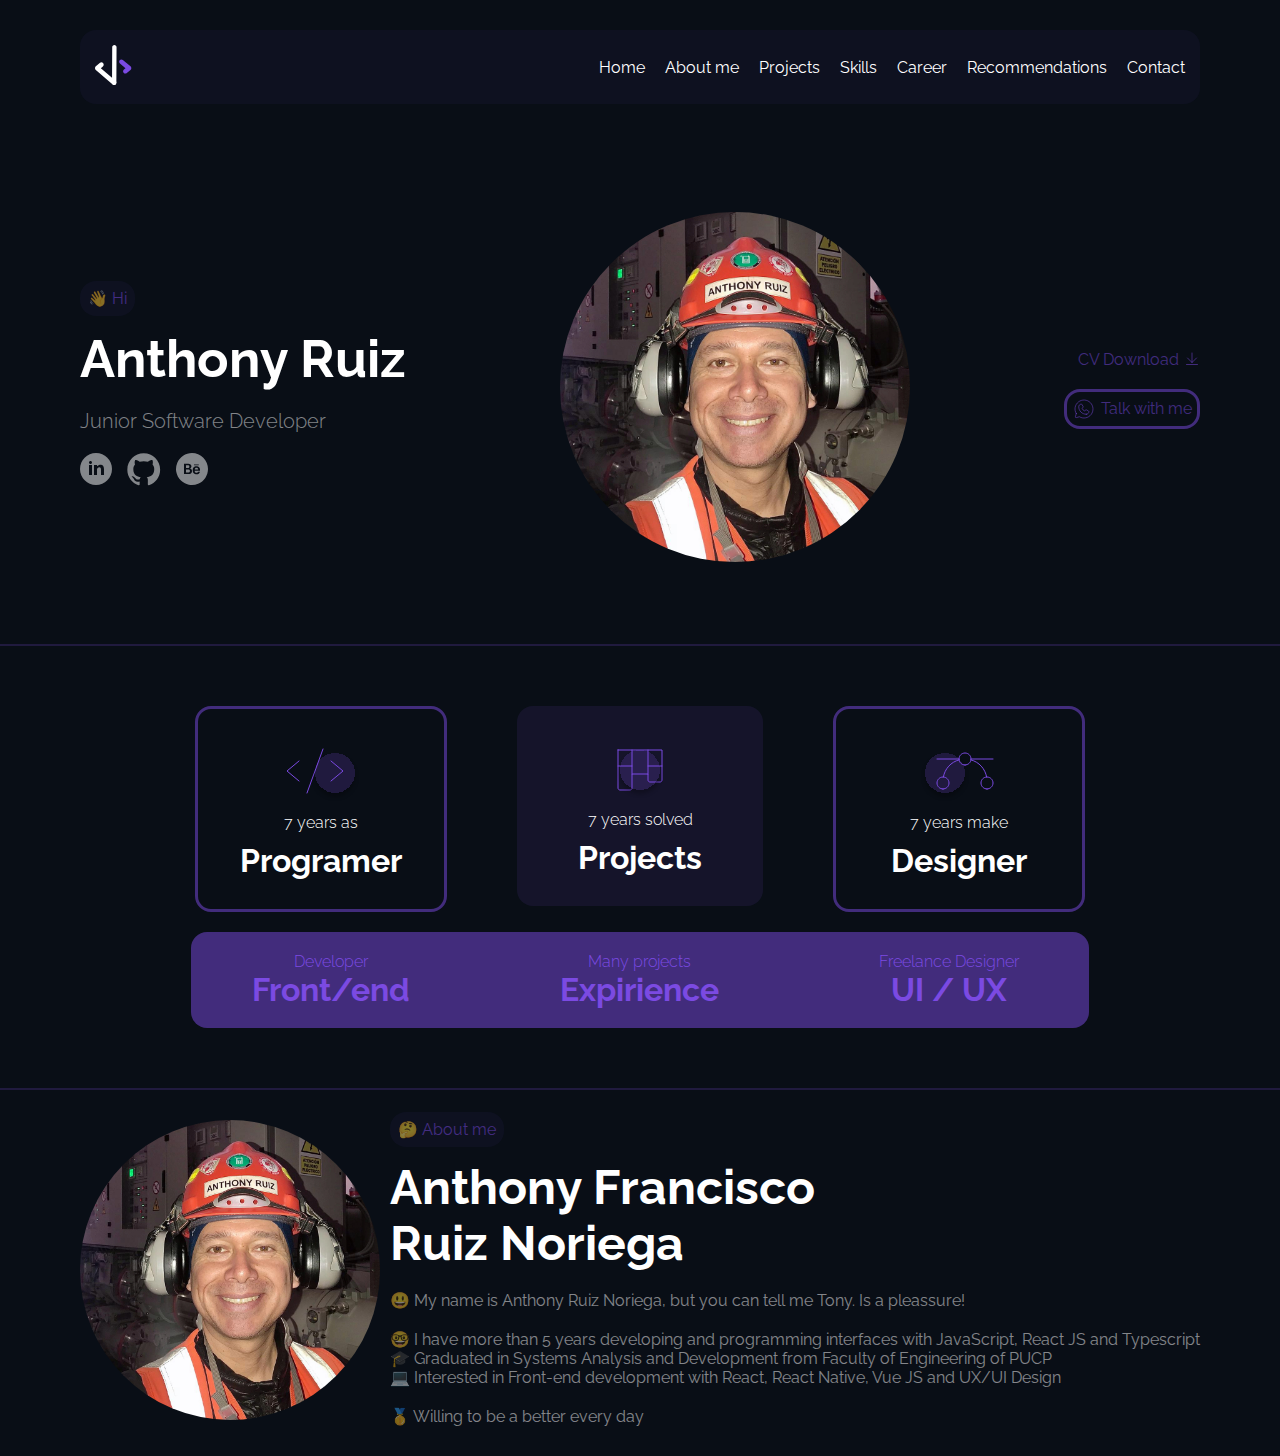
<file: index.html>
<!DOCTYPE html>
<html lang="en">
    <head>
        <meta charset="UTF-8" />
        <meta name="viewport" content="width=device-width, initial-scale=1.0">
        <title>Anthony Ruiz N - Junior Software Developer - Frontend</title>

        <link rel="preconnect" href="https://fonts.googleapis.com" />
        <link rel="preconnect" href="https://fonts.gstatic.com" crossorigin />
        <link
          href="https://fonts.googleapis.com/css2?family=Raleway:wght@100;200;300;400;500;600;700;800;900&display=swap"
          rel="stylesheet"
        />

        <link rel="stylesheet" href="./CSS/style.css" />
    </head>
    <body>
        <nav class="flex align-center">
            <div>
                <img src="./images/logo-1.svg" with="35" height="40" alt="logo" >
            </div>
            <div>
                <ul class="nav-list flex">
                    <li> 
                        <a href="#">Home</a>
                    </li>
                    <li>
                        <a href="#">About me</a>
                    </li>
                    <li>
                        <a href="#">Projects</a>
                    </li>
                    <li>
                        <a href="#">Skills</a>
                    </li>
                    <li>
                        <a href="#">Career</a>
                    </li>
                    <li>
                        <a href="#">Recommendations</a>
                    </li>
                    <li>
                        <a href="#">Contact</a>
                    </li>
                </ul>
            </div>
        </nav>
        <main class="flex align-center">
            <div>
                <span class="gretting">👋 Hi</span>
                <h1 class="title">Anthony Ruiz</h1>
                <p class="description">Junior Software Developer</p>
                <div class="social-links align center">
                    <a href="">
                        <img src="./images/linkedin.svg" alt="linkedin" />
                    </a>
                    <a href="">
                        <img src="./images/github.svg" alt="github" />
                    </a>
                    <a href="">
                        <img src="./images/behance.svg" alt="behance" />
                    </a>
                </div>
            </div>
            <div class="container-profile">
                <img 
                src="./images/profile.jpg" 
                alt="Anthony Ruiz - Profile photo" 
                />
            </div>
            <div class="container-contact">
                    <a href="#" class="align-center">
                        CV Download
                        <img src="./images/download.svg" alt="cv download" />
                    </a>
                    <a href="" class="align-center">
                        <img src="./images/whatsapp.svg" alt="talk with me" />
                        Talk with me
                    </a>
            </div>
        </main>
        <hr class="divider"/>
        <section>
          <div class="container-cards">
            <div>
                <img src="./images/code-icon.svg" alt="">
                <p>7 years as</p>
                <h5>Programer</h5>
            </div>
            <div>
                <img src="./images/projects-icon.svg" alt="">
                <p>7 years solved</p>
                <h5>Projects</h5>
            </div>
            <div>
                <img src="./images/design-icon.svg" alt="">
                <p>7 years make</p>
                <h5>Designer</h5>
            </div>
          </div>
          <div class="container-sumary">
            <div>
                <p>Developer</p>
                <p>Front/end</p>    
            </div>
            <div>
                <p>Many projects</p>
                <p>Expirience</p>
            </div>
            <div>
                <p>Freelance Designer</p>
                <p>UI / UX</p>
            </div>
          </div>
        </section>
        <hr class="divider"/>
        <section class="container-about-me">
            <div>
                <img 
                src="./images/profile.jpg" 
                alt="Anthony Ruiz - Profile photo" 
                />
            </div>
            <div>
                <span class="gretting"> 🤔 About me</span>
                <h2 class="mt-20">Anthony Francisco</h2>
                <h2 class="mb-20">Ruiz Noriega</h2>
                <p class="mb-20">
                    😃 My name is Anthony Ruiz Noriega, but you can tell me Tony. Is a pleassure!
                </p>
                <p>
                    🤓 I have more than 5 years developing and programming interfaces with JavaScript, React JS and Typescript
                </p>
                <p>
                    🎓 Graduated in Systems Analysis and Development from Faculty of Engineering of PUCP
                </p>
                <p>
                    💻 Interested in Front-end development with React, React Native, Vue JS and UX/UI Design
                </p>
                <p class="mt-20">
                    🥇 Willing to be a better every day 
                </p>
            </div>
        </section>
    </body>
</html>
</file>
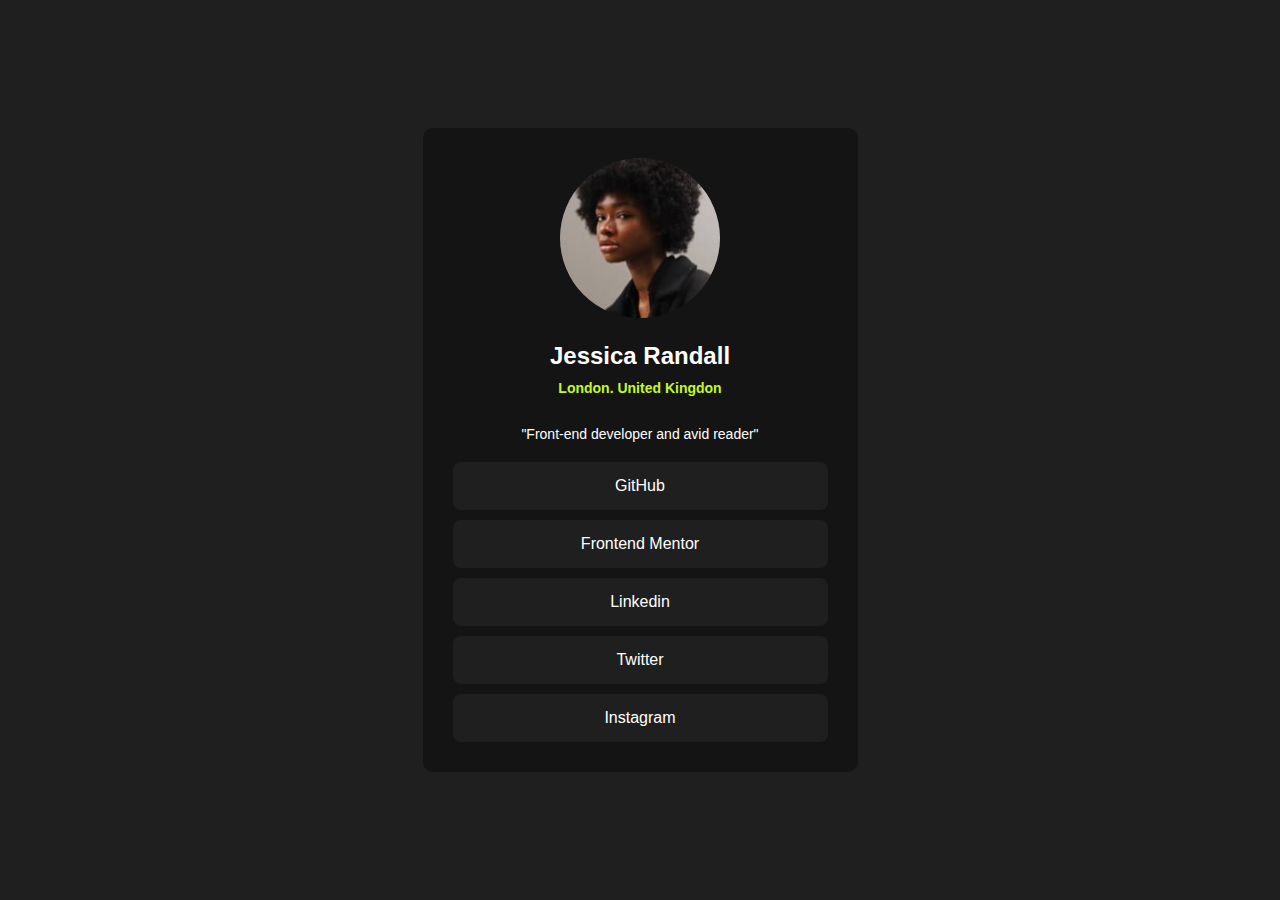
<file: semana-1/reto-1.html>
<!DOCTYPE html>
<html lang="en">
  <head>
    <meta charset="UTF-8" />
    <meta name="viewport" content="width=device-width, initial-scale=1.0" />

    <title>Codigo 18 - Reto 1</title>

    <link rel="stylesheet" href="./css/style.css" />
  </head>
  <main>
    <body>
      <div>
        <img
          src="./images/avatar-jessica.jpeg"
          alt="Imagen de perfil de Jessica Randall"
          with="160"
          height="160"
        />
        <h1>Jessica Randall</h1>
        <h2>London. United Kingdon</h2>
        <p>"Front-end developer and avid reader"</p>
        <ul>
          <li>
            <a href="">GitHub</a>
          </li>
          <li>
            <a href="">Frontend Mentor</a>
          </li>
          <li>
            <a href="">Linkedin</a>
          </li>
          <li>
            <a href="">Twitter</a>
          </li>
          <li>
            <a href="">Instagram</a>
          </li>
        </ul>
      </div>
    </body>
  </main>
</html>
</file>
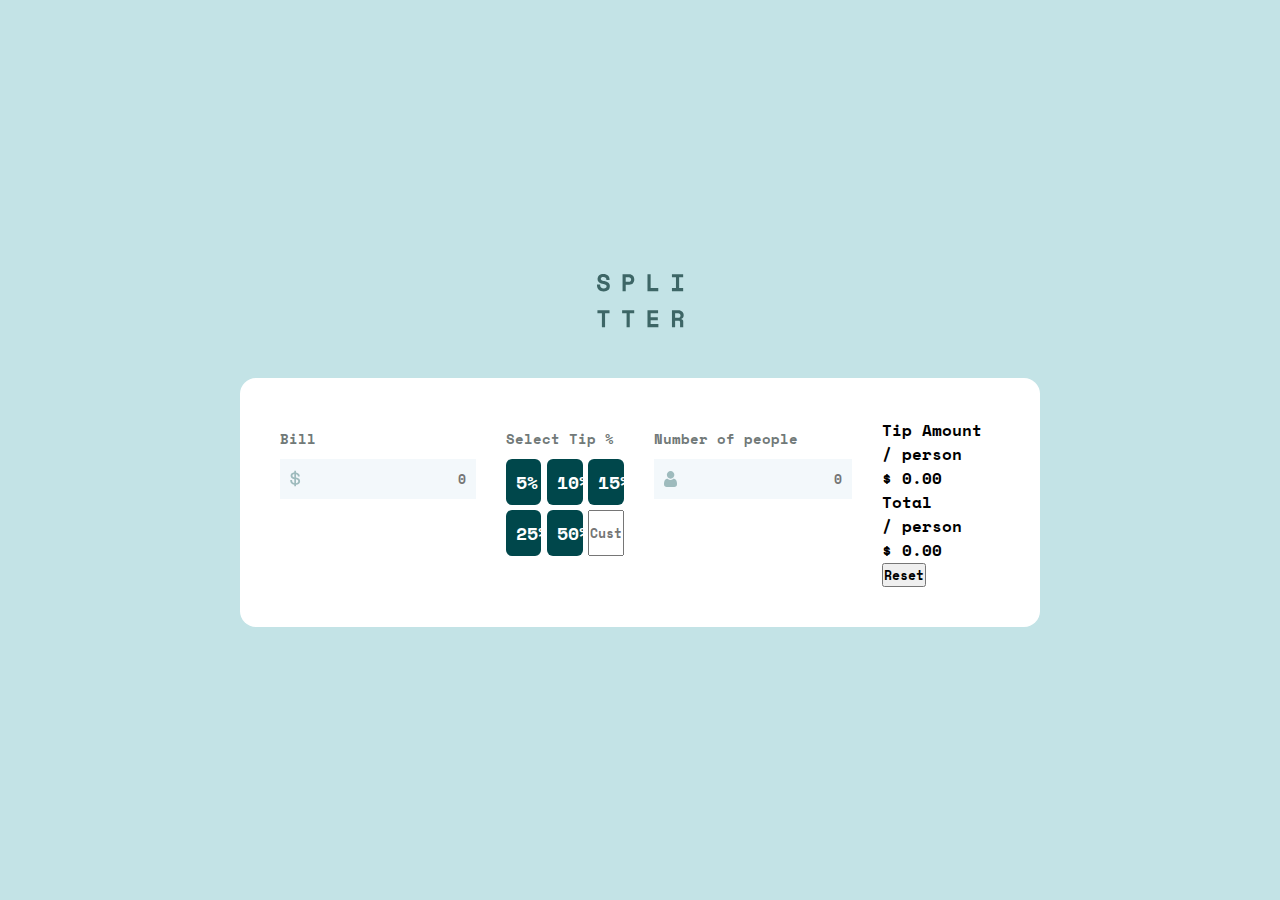
<file: semana-2/tip-calculator.html>
<!DOCTYPE html>
<html lang="en">
<head>
    <meta charset="UTF-8">
    <meta name="viewport" content="width=device-width, initial-scale=1.0">
    <link rel="preconnect" href="https://fonts.googleapis.com" />
    <link rel="preconnect" href="https://fonts.gstatic.com" crossorigin />
    <link
      href="https://fonts.googleapis.com/css2?family=Space+Mono:wght@400;700&display=swap"
      rel="stylesheet"
    /> 
    <link rel="stylesheet" href="./CSS/style.css">
    <title>Reto 2 - Calculator</title>
</head>
<body>
    <main>
        <img src="./images/logo.svg" alt="">
        <form>
            <div>
                <div>
                    <label for="input-bill" class="text-title">Bill</label>
                    <div class="container-input">
                        <img src="./images/icon-dollar.svg" alt="">
                        <input id="input-bill" type="text" placeholder="0" />
                    </div>
                </div>
             </div>
             <div>
                 <p class="text-title">Select Tip %</p>
                <div class="container-percentage">
                    <button>5%</button>
                    <button>10%</button>
                    <button>15%</button>
                    <button>25%</button>
                    <button>50%</button>
                    <input type="text" placeholder="Custom" />
                </div>
             </div>
             <div>
                <label for="input-people" class="text-title">Number of people</label>
                <div class="container-input">
                  <img src="./images/icon-person.svg" alt="" />
                  <input id="input-people" type="text" placeholder="0" />
                </div>
              </div>
            </div>
            <div>
              <div>
                <div>
                  <div>
                    <p>Tip Amount</p>
                    <span>/ person</span>
                  </div>
                  <div>
                    <p>$ 0.00</p>
                  </div>
                </div>
                <div>
                  <div>
                    <p>Total</p>
                    <span>/ person</span>
                  </div>
                  <div>
                    <p>$ 0.00</p>
                  </div>
                </div>
                <button>Reset</button>
              </div>
            </div>
          </form>
        </main>
      </body>
    </html>
</file>
<file: CSS/style.css>
* {
    margin:0;
    padding:0;
}

body {
    font-family: "Raleway", sans-serif;
    background-color: #090e16;
    color: #ffff;
}

.align-center {
    align-items: center;
}

.flex {
    display: flex;
}

.divider {
    border: rgba(123, 74, 226, 0.2) solid 0.5px;
}

nav {
    /* border:solid red;
    display:flex; */
    /* separa elementos de extremo a extremo */
    justify-content:space-between;
    /* align-items: center; */
    background-color: rgba(123, 74, 226, 0.05);
    /* margin-top: 30px;
    margin-left: 80px;
    margin-right: 80px;
    margin-bottom: 30px; */
    margin: 30px 80px;
    padding: 15px;
    border-radius: 16px;
}

.nav-list {
    /* border:solid green; */
    display:flex;
    list-style: none;
    /* espacio entre cada elemento del contenedor */
    gap: 20px;
}

.nav-list > li > a{
    text-decoration: none;
    color: #ffff;
}

.nav-list > li > a:hover {
    color: rgba(123, 74, 226, 0.5);
}

main {
    /* border: solid red; */
    height: 50vh;
    /* display: flex; */
    justify-content: space-between;
    /* align-items: center; */
    padding: 30px 80px;
}

.gretting {
    background-color: rgba(123, 74, 226, 0.05);
    color: rgba(123, 74, 226, 0.5);
    padding: 8px;
    border-radius: 16px;
}

.title {
    font-size: 52px;
    margin-top: 20px;
    margin-bottom: 20px;
}

.description {
    font-size: 20px;
    color: rgba(255,255,255,0.5);
    font-weight: 300;
    margin-bottom: 20px;
}

.social-links {
    display:flex;
    gap:15px;
    /* align-items: center; */
}

.container-profile > img {
    width: 350px;
    height: 350px;
    border-radius: 50%;
}

.container-contact {
    display: flex;
    flex-direction: column;
    gap: 20px;
    align-items: end;
}

.container-contact > a {
    text-decoration: none;
    color: rgba(123,74,226,0.5);
}

.container-contact > a:first-child {
    /* border: red solid; */
    display: flex;
    /* align-items: center; */
    gap: 5px;
}

.container-contact > a:last-child {
    border: rgba(123,74,226,0.5) solid;
    display: flex;
    /* align-items: center; */
    gap: 5px;
    padding: 5px;
    border-radius: 16px;
}

.container-cards {
    display: flex;
    justify-content: center;
    gap: 70px;
    /* border: solid red; */
    margin-top: 60px;
    margin-bottom: 20px;
}

.container-cards > div {
    display: flex;
    border: solid rgba(123, 74, 226, 0.5);
    flex-direction: column;
    justify-content: center;
    align-items: center;
    width: 246px;
    height: 200px;
    border-radius: 16px;
}

.container-cards > div:nth-child(2) {
    background-color: rgba(123, 74, 226, 0.1);
    border: none;
}

.container-cards > div > p {
    font-weight: 300;
    margin-top: 10px;
}

.container-cards > div > h5 {
    font-size: 32px;
    margin-top: 10px;
}

.container-sumary {
    display: flex;
    justify-content: center;
    gap: 70px;
    background-color: rgba(123, 74, 226, 0.5);
    /* border: solid green; */
    width: 858px;
    margin: auto;
    padding: 20px;
    margin-bottom: 60px;
    border-radius: 16px;
    color: #7b4ae2;
}

.container-sumary > div > p:first-child {
    font-weight: 300;
}

.container-sumary > div > p:last-child {
    font-weight: bold;
    font-size: 32px;
}

.container-sumary > div {
    width: 246px;
    text-align: center;
}

.container-about-me {
    display: flex;
    justify-content: space-between;
    padding: 30px 80px;
}

.container-about-me > div > img {
    width: 300px;
    height: 300px;
    border-radius: 50%;
}

.mt-20 {
    margin-top: 20px;
}

.mb-20 {
    margin-bottom: 20px;
}

.container-about-me > div > h2 {
    font-size: 48px;
}

.container-about-me > div > p {
    color: rgba(255,255,255,0.5);
}
</file>
<file: semana-1/css/style.css>
* {
  margin: 0;
  padding: 0;
}

body {
  background-color: hsl(0, 0%, 12%);
  color: white;
  font-family: Helvetica;
}

main {
  height: 100vh;
  display: flex;
  /*centrar de forma vertical*/
  align-items: center;
  /*centrar de forma horizontal*/
  justify-content: center;
}

div {
  background-color: hsl(0, 0%, 8%);
  width: 375px;
  padding: 30px;
  text-align: center;
  border-radius: 10px; 
}

img {
  border-radius: 50%;
}

h1 {
  font-size: 24px;
  margin-top: 20px;
}

h2 {
  color: hsl(75, 94%, 57%);
  font-size: 14px;
  margin-top: 10px;
}

p {
  font-size: 14px;
  margin-top: 30px;
  margin-bottom: 20px;
}

ul {
  list-style: none;
}

ul > li > a {
  text-decoration: none;
  color: white;
  display: block;
  margin-top: 10px;
  background-color: hsl(0, 0%, 12%);
  padding: 15px;
  border-radius: 8px;
}

a:hover {
  background-color: hsl(75, 94%, 57%);
  color: black;
}
</file>
<file: semana-2/CSS/style.css>
* {
    margin: 0;
    padding: 0;
    box-sizing: border-box;
}

body {
    font-family: "Space Mono", monospace;
    font-weight: bold;
    background-color: #c3e3e6;
}

input, 
button {
    font-family: "Space Mono", monospace;
    font-weight: bold;
}

main {
    display: flex;
    flex-direction: column;
    justify-content: center;
    align-items: center;
    /* border: solid red; */
    height: 100vh;
    gap: 50px;
}

form {
    /* border: solid red; */
    display: flex;
    background-color: #ffff;
    padding: 40px;
    border-radius: 16px;
    gap: 30px;
    width: 800px;
}

form > div {
    flex: 1;
}

.container-input {
    display: flex;
    align-items: center;
    justify-content: space-between;
    /* border: solid; */
    padding: 10px;
    background-color: #f3f8fb;
}

.container-input > input {
    border: none;
    outline: none;
    text-align: right;
    background-color: transparent;
}

.text-title {
    font-size: 14px;
    color: #717978;
    display: block;
    margin-bottom: 10px;
    margin-top: 10px;
}

.container-percentage {
    /* border: solid; */
    display: flex;
    flex-wrap: wrap;
    gap: 4.9%;
}

.container-percentage > * {
    width: 30%;
    margin-bottom: 4.9%;
}

.container-percentage > button {
    background-color: #00474b;
    color: #ffff;
    border: none;
    padding: 10px;
    font-size: 18px;
    border-radius: 6px;
    cursor: pointer;
}
</file>
